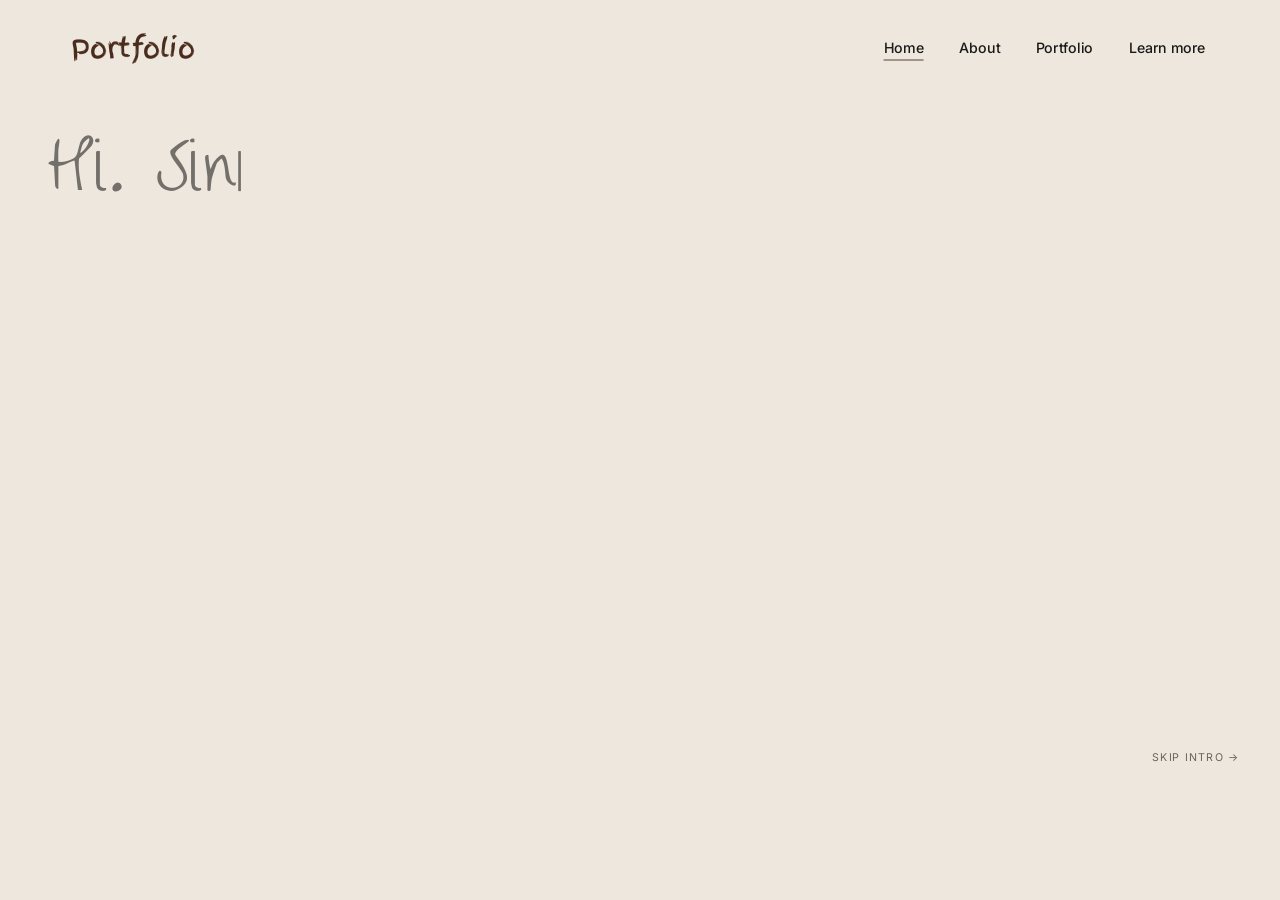
<file: index.html>
<!DOCTYPE html>
<html lang="en">
<head>
<meta charset="utf-8">
<meta name="viewport" content="width=device-width, initial-scale=1">
<title>Xiahan Yu · Portfolio</title>
<meta name="description" content="Portfolio of Yu Xiahan (Ray), student journalist at Hong Kong Baptist University.">
<link rel="preconnect" href="https://fonts.googleapis.com"><link rel="preconnect" href="https://fonts.gstatic.com" crossorigin>
<link href="https://fonts.googleapis.com/css2?family=Finger+Paint&family=Inter:wght@400;500&family=Nothing+You+Could+Do&family=Over+the+Rainbow&family=Permanent+Marker&display=swap" rel="stylesheet">
<link rel="stylesheet" href="css/style.css">
<style>
  .cover { height: 890px; }
  .t { position: absolute; white-space: pre; color: #292624; }
  .t .caret { display: inline-block; width: 3px; height: .62em; margin-left: 4px; background: currentColor; vertical-align: baseline; opacity: 0; }
  .t.typing .caret { opacity: 1; animation: blink .7s steps(1) infinite; }
  .t.done .caret { opacity: 0; }
  @keyframes blink { 50% { opacity: 0; } }

  #hi { left: 53px; top: 116px; font-size: 72px; line-height: 147px; opacity: .62; }
  #tour { left: 902px; top: 215px; font-size: 38px; line-height: 78px; opacity: .85; }
  #thisis { left: 190px; top: 500px; font-size: 58px; line-height: 118px; opacity: .72; }
  #xiahan { left: 73px; top: 220px; font-size: 300px; line-height: 300px; letter-spacing: .08em; color: var(--brown); opacity: .85; }
  #yu { left: 860px; top: 500px; font-size: 300px; line-height: 300px; color: var(--brown); opacity: .85; }
  #xiahan .caret, #yu .caret { width: 10px; }

  .portrait { left: 399px; top: 250px; width: 623px; height: 640px; opacity: 0; transform-origin: 50% 100%; }
  .portrait.enter { animation: rise 1.1s cubic-bezier(.2,.8,.25,1) forwards; }
  @keyframes rise {
    0%   { opacity: 0; transform: translate(40px, 320px) rotate(-7deg); }
    55%  { opacity: 1; transform: translate(0, -22px) rotate(2deg); }
    78%  { transform: translate(0, 6px) rotate(-.6deg); }
    100% { opacity: 1; transform: translate(0, 0) rotate(0); }
  }
  .caption { top: 805px; font-family: 'Inter', sans-serif; font-size: 16px; line-height: 19px; color: #141414; opacity: 0; transition: opacity .8s ease; }
  .caption.show { opacity: 1; }
  .skip { position: absolute; right: 40px; bottom: 30px; font-family: 'Inter', sans-serif; font-size: 12px; letter-spacing: .12em; color: #6b625b; background: none; border: 0; cursor: pointer; z-index: 60; transition: opacity .4s; }
  .skip.hide { opacity: 0; pointer-events: none; }
</style>
</head>
<body>
<div class="stage"><div class="board cover" id="board">
  <div id="nav"></div>
  <div class="t f-marker" id="xiahan" data-text="XIAHAN" data-speed="130"><span class="typed"></span><span class="caret"></span></div>
  <div class="t f-marker" id="yu" data-text="YU" data-speed="170"><span class="typed"></span><span class="caret"></span></div>
  <img class="abs portrait" id="portrait" src="assets/cover/portrait.png" alt="Portrait of Xiahan Yu">
  <div class="t f-rainbow" id="hi" data-text="Hi. Since you're new here." data-speed="55"><span class="typed"></span><span class="caret"></span></div>
  <div class="t f-rainbow" id="tour" data-text="let me be ya tour guide" data-speed="48"><span class="typed"></span><span class="caret"></span></div>
  <div class="t f-rainbow" id="thisis" data-text="This is" data-speed="95"><span class="typed"></span><span class="caret"></span></div>
  <div class="abs caption" style="left:100px">Student Journalist / Data Journalism</div>
  <div class="abs caption" style="left:1241px">By Xiahan Yu</div>
  <button class="skip" id="skip">SKIP INTRO →</button>
</div></div>

<script src="js/common.js"></script>
<script>
document.getElementById('nav').outerHTML = renderNav('Home');const order = ['hi', 'tour', 'thisis', 'xiahan', 'yu'];
const wait = ms => new Promise(r => setTimeout(r, ms));
let skipped = false;

function finish() {
  skipped = true;
  order.forEach(id => {
    const el = document.getElementById(id);
    el.querySelector('.typed').textContent = el.dataset.text;
    el.classList.remove('typing'); el.classList.add('done');
  });
  const p = document.getElementById('portrait');
  p.style.animation = 'none'; p.style.opacity = 1; p.style.transform = 'none';
  document.querySelectorAll('.caption').forEach(c => c.classList.add('show'));
  document.getElementById('skip').classList.add('hide');
  try { sessionStorage.setItem('introSeen', '1'); } catch (e) {}
}

async function type(el) {
  const text = el.dataset.text, speed = +el.dataset.speed, out = el.querySelector('.typed');
  el.classList.add('typing');
  for (let i = 1; i <= text.length; i++) {
    if (skipped) return;
    out.textContent = text.slice(0, i);
    const ch = text[i - 1];
    await wait(speed * (ch === '.' || ch === ',' ? 4 : ch === ' ' ? 1.6 : 0.7 + Math.random() * 0.6));
  }
  await wait(260);
  el.classList.remove('typing'); el.classList.add('done');
}

async function intro() {
  await wait(500);
  for (const id of order) { if (skipped) return; await type(document.getElementById(id)); }
  if (skipped) return;
  await wait(250);
  document.getElementById('portrait').classList.add('enter');
  await wait(1000);
  document.querySelectorAll('.caption').forEach(c => c.classList.add('show'));
  document.getElementById('skip').classList.add('hide');
  try { sessionStorage.setItem('introSeen', '1'); } catch (e) {}
}

document.getElementById('skip').addEventListener('click', finish);
let seen = false; try { seen = sessionStorage.getItem('introSeen') === '1'; } catch (e) {}
if (seen && !location.hash.includes('intro')) finish(); else intro();
</script>
</body>
</html>
</file>
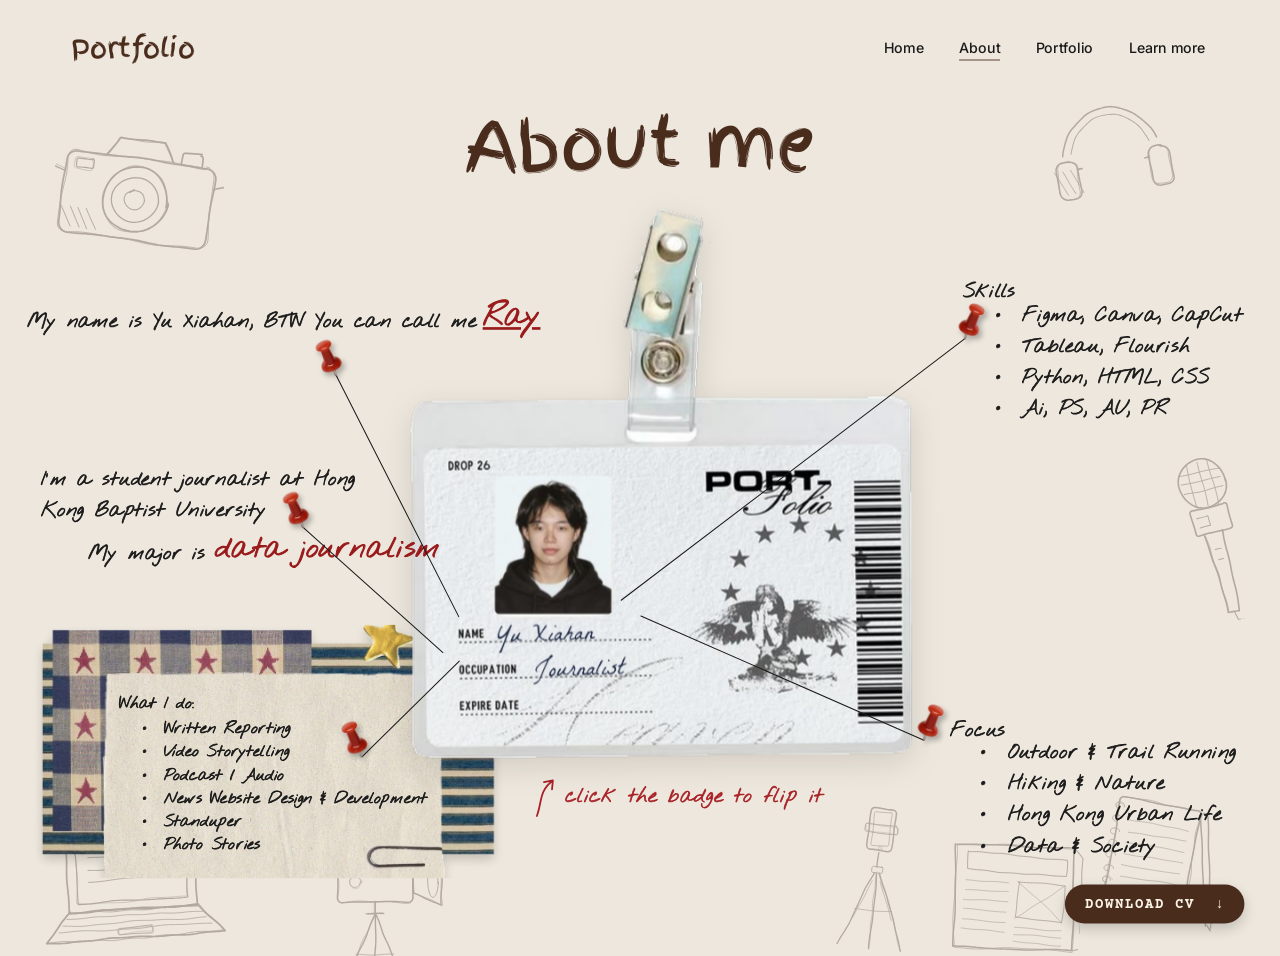
<file: about.html>
<!DOCTYPE html>
<html lang="en">
<head>
<meta charset="utf-8">
<meta name="viewport" content="width=device-width, initial-scale=1">
<title>About · Xiahan Yu</title>
<link rel="preconnect" href="https://fonts.googleapis.com"><link rel="preconnect" href="https://fonts.gstatic.com" crossorigin>
<link href="https://fonts.googleapis.com/css2?family=Courier+Prime:wght@700&family=Finger+Paint&family=Inter:wght@400;500&family=LXGW+WenKai+TC&family=Monsieur+La+Doulaise&family=Nothing+You+Could+Do&display=swap" rel="stylesheet">
<link rel="stylesheet" href="css/style.css">
<style>
  .about { height: 1075px; }
  .title { left: 0; width: 1440px; top: 108px; text-align: center; font-family: 'Finger Paint', cursive; font-size: 76px; line-height: 110px; color: var(--brown); white-space: nowrap; }
  .copy { font-family: 'Nothing You Could Do', cursive; color: var(--ink); white-space: pre; -webkit-text-stroke: .9px currentColor; z-index: 6; pointer-events: none; }
  .red { color: var(--red); -webkit-text-stroke: 1.2px currentColor; }
  .lines { left: 0; top: 0; width: 1440px; height: 1075px; pointer-events: none; }
  .pin { width: 30px; height: 41px; filter: drop-shadow(3px 4px 3px rgba(0,0,0,.28)); }
  .pin.flip { transform: scaleX(-1); filter: drop-shadow(-3px 4px 3px rgba(0,0,0,.28)); }

  /* Badge: whole badge flips in 3D, then swings from the clip like a pendant */
  .badge { left: 458px; top: 230px; width: 577px; height: 631px; perspective: 1600px; cursor: pointer; z-index: 5; }
  .swing { width: 100%; height: 100%; transform-origin: 50% 0; }
  .swing.go { animation: swing 1.25s cubic-bezier(.3,.6,.4,1); }
  @keyframes swing { 0% { transform: rotate(0); } 25% { transform: rotate(-7deg); } 50% { transform: rotate(5deg); } 75% { transform: rotate(-2.5deg); } 100% { transform: rotate(0); } }
  .flipper { width: 100%; height: 100%; position: relative; transform-style: preserve-3d; transition: transform .7s cubic-bezier(.45,.05,.3,1); }
  .badge.flipped .flipper { transform: rotateY(180deg); }
  .face { position: absolute; inset: 0; width: 100%; height: 100%; backface-visibility: hidden; -webkit-backface-visibility: hidden; filter: drop-shadow(0 10px 18px rgba(0,0,0,.12)); }
  .face.back { transform: rotateY(180deg); }
  .hint { left: 600px; top: 872px; display: flex; align-items: center; gap: 10px; color: #a82126; font-family: 'Nothing You Could Do', cursive; font-size: 24px; -webkit-text-stroke: .8px currentColor; white-space: nowrap; pointer-events: none; }

  /* Download CV */
  .dl { right: 40px; bottom: 36px; display: flex; flex-direction: column; align-items: flex-end; gap: 10px; z-index: 20; }
  .dl .btn { font-family: 'Courier Prime', monospace; font-weight: 700; font-size: 16px; letter-spacing: .08em; color: var(--cream); background: var(--brown); border: 0; border-radius: 999px; padding: 13px 22px; cursor: pointer; box-shadow: 0 6px 14px rgba(0,0,0,.18); }
  .dl .menu { background: var(--cream); border: 1px solid rgba(74,44,29,.25); border-radius: 14px; padding: 8px 6px; box-shadow: 0 6px 14px rgba(0,0,0,.18); opacity: 0; transform: translateY(8px); pointer-events: none; transition: all .25s ease; }
  .dl.open .menu { opacity: 1; transform: none; pointer-events: auto; }
  .dl .menu a { display: block; padding: 10px 18px; border-radius: 10px; color: var(--brown); }
  .dl .menu a:hover { background: rgba(74,44,29,.08); }
  .dl .menu b { display: block; font-size: 17px; }
  .dl .menu small { display: block; font-family: 'Courier Prime', monospace; font-size: 11px; letter-spacing: .06em; opacity: .55; margin-top: 2px; }
  .dl .menu hr { border: 0; border-top: 1px solid rgba(74,44,29,.15); margin: 2px 0; }

  /* ---------- Entrance + idle animations ---------- */
  .title { animation: pop .9s cubic-bezier(.3,1.5,.5,1) both; }
  @keyframes pop { from { opacity: 0; scale: .6; rotate: -6deg; } }

  .badge { animation: badge-drop 1.1s cubic-bezier(.3,1.25,.55,1) .15s both; }
  @keyframes badge-drop { from { translate: 0 -760px; } }

  .note { animation: note-in .9s cubic-bezier(.25,1.3,.5,1) .35s both; transition: rotate .3s, scale .3s; }
  .note:hover { rotate: -2deg; scale: 1.02; }
  @keyframes note-in { from { opacity: 0; translate: -120px 40px; rotate: -12deg; } }

  .doodle { position: absolute; transform-origin: 0 0; }
  .doodle img { width: 100%; height: 100%; opacity: 0; animation: dd-in .8s ease var(--d) forwards, dd-float var(--f) ease-in-out calc(var(--d) + .8s) infinite; transition: scale .3s; }
  .doodle:hover img { scale: 1.12; animation-play-state: running, paused; }
  @keyframes dd-in { from { opacity: 0; translate: 0 18px; } to { opacity: .32; } }
  @keyframes dd-float { 0%, 100% { opacity: .32; translate: 0 0; rotate: 0deg; } 50% { opacity: .32; translate: 0 -9px; rotate: 3deg; } }

  .copy { animation: write 1s ease-out var(--d, 1s) both; }
  @keyframes write { from { clip-path: inset(-20px 100% -20px -10px); } to { clip-path: inset(-20px -40px -20px -10px); } }

  /* Whole lines are drawn above the badge (covering the part printed on the badge image), so each one
     reads as a single line. They only show while the badge is still and front-facing. */
  .lines { z-index: 7; opacity: 0; transition: opacity .35s ease; }
  .lines.show { opacity: 1; }
  .pin { z-index: 8; }

  .pin { animation: pin-in .6s cubic-bezier(.3,1.6,.5,1) var(--d) both; transition: rotate .2s; pointer-events: auto; }
  .pin:hover { animation: pin-wiggle .5s ease-in-out; }
  @keyframes pin-in { from { opacity: 0; translate: 22px -46px; } 60% { opacity: 1; } }
  @keyframes pin-wiggle { 25% { rotate: -14deg; } 60% { rotate: 10deg; } }

  .hint { animation: fade-up .6s ease 2.4s both; }
  .hint svg { animation: nudge-up 1.4s ease-in-out 3s infinite; }
  @keyframes fade-up { from { opacity: 0; translate: 0 10px; } }
  @keyframes nudge-up { 0%, 100% { translate: 0 0; } 50% { translate: 2px -5px; } }
  .dl { animation: fade-up .6s ease 2.5s both; }

  @media (prefers-reduced-motion: reduce) {
    .title, .badge, .note, .doodle img, .copy, .lines path, .pin, .hint, .hint svg, .dl { animation: none !important; }
    .doodle img { opacity: .32; } .lines path { stroke-dashoffset: 0; }
  }
</style>
</head>
<body>
<div class="stage"><div class="board about">
  <div id="doodles" aria-hidden="true"></div>
  <div id="nav"></div>
  <div class="abs title">About me</div>

  <img class="abs note" src="assets/about/whatido_note.png" style="left:25.6px;top:703px;width:546.6px;height:285px" alt="">

  <svg class="abs lines" id="lines" viewBox="0 0 1440 1075" style="left:0;top:0;width:1440px;height:1075px">
    <g stroke="#1a1a1a" stroke-width="1.15" fill="none" stroke-linecap="round">
      <path d="M 378.4 422.7 L 516.1 693.7"/>
      <path d="M 341.3 593.7 L 498.3 734.1"/>
      <path d="M 407.2 851.4 L 516.7 743.7"/>
      <path d="M 1085.5 381 L 698.8 675.3"/>
      <path d="M 1039.4 832.8 L 721 693"/>
    </g>
  </svg>

  <div class="abs badge" id="badge" role="button" aria-label="Flip the ID badge">
    <div class="swing" id="swing"><div class="flipper">
      <img class="face front" src="assets/about/badge_front.png" alt="ID badge: Yu Xiahan, Journalist">
      <img class="face back" src="assets/about/badge_back.png" alt="About me: Xiahan (Ray) Yu, 22, from ZheJiang, Hong Kong Baptist University">
    </div></div>
  </div>
  <div class="abs hint" id="hint">
    <svg width="26" height="48" viewBox="0 0 26 48" fill="none" stroke="#a82126" stroke-width="2" stroke-linecap="round" stroke-linejoin="round"><path d="M4 46 C10 30 6 18 22 6 M22 6 L12 8 M22 6 L21 16"/></svg>
    <span id="hintText">click the badge to flip it</span>
  </div>

  <div class="abs copy" style="left:30px;top:344px;font-size:23px;line-height:35px">My name is Yu Xiahan, BTW You can call me </div>
  <div class="abs copy red" style="left:543px;top:329px;font-size:36px;line-height:54px;text-decoration:underline">Ray</div>
  <div class="abs copy" style="left:46px;top:522px;font-size:23px;line-height:35px">I'm a student journalist at Hong
Kong Baptist University</div>
  <div class="abs copy" style="left:99px;top:605px;font-size:23px;line-height:35px">My major is </div>
  <div class="abs copy red" style="left:242px;top:593px;font-size:34px;line-height:51px">data journalism</div>
  <div class="abs copy" style="left:134px;top:779px;font-size:18px;line-height:26px">What I do:</div>
  <div class="abs copy" style="left:160px;top:807px;font-size:18px;line-height:26px">•  Written Reporting
•  Video Storytelling
•  Podcast / Audio
•  News Website Design &amp; Development
•  Standuper
•  Photo Stories</div>
  <div class="abs copy" style="left:1083px;top:310px;font-size:23px;line-height:35px">Skills</div>
  <div class="abs copy" style="left:1119px;top:337px;font-size:23px;line-height:35px">•  Figma, Canva, CapCut
•  Tableau, Flourish
•  Python, HTML, CSS
•  Ai, PS, AU, PR</div>
  <div class="abs copy" style="left:1069px;top:804px;font-size:23px;line-height:35px">Focus</div>
  <div class="abs copy" style="left:1103px;top:829px;font-size:23px;line-height:35px">•  Outdoor &amp; Trail Running
•  Hiking &amp; Nature
•  Hong Kong Urban Life
•  Data &amp; Society</div>

  <img class="abs pin flip" src="assets/deco/pin-red.png" style="left:355px;top:382px" alt="">
  <img class="abs pin flip" src="assets/deco/pin-red.png" style="left:318px;top:553px" alt="">
  <img class="abs pin flip" src="assets/deco/pin-red.png" style="left:384px;top:811px" alt="">
  <img class="abs pin" src="assets/deco/pin-red.png" style="left:1078px;top:341px" alt="">
  <img class="abs pin" src="assets/deco/pin-red.png" style="left:1032px;top:792px" alt="">

  <div class="abs dl" id="dl">
    <div class="menu">
      <a href="assets/cv/Yu-Xiahan-Ray-CV-EN.docx" download><b class="f-type">English Version</b><small>YU XIAHAN RAY · CV</small></a>
      <hr>
      <a href="assets/cv/Yu-Xiahan-CV-ZH.docx" download><b class="f-wenkai">中文版</b><small>於夏涵 · 數據新聞記者簡歷</small></a>
    </div>
    <button class="btn" id="dlBtn">DOWNLOAD CV&nbsp;&nbsp;↓</button>
  </div>
</div></div>

<script src="js/common.js"></script>
<script>
document.getElementById('nav').outerHTML = renderNav('About');

// Hand-drawn doodles (positions from the Figma About page); each fades in, then floats on its own rhythm
const DOODLES = [
  ['camera', 70, 130, 192, 136, -8], ['headphones', 1170, 120, 140, 126, 10], ['mic', 1300, 520, 90, 195, 14],
  ['laptop', 40, 930, 208, 144, 4], ['videocam', 360, 950, 150, 169, 0], ['tripod', 950, 900, 90, 168, -6],
  ['newspaper', 1070, 935, 154, 133, -5], ['notebook', 1250, 880, 140, 147, -10],
];
document.getElementById('doodles').innerHTML = DOODLES.map(([n, x, y, w, h, r], i) =>
  `<div class="doodle" style="left:${x}px;top:${y}px;width:${w}px;height:${h}px;transform:rotate(${-r}deg);--d:${0.45 + i * 0.12}s;--f:${4 + (i % 3) * 1.1}s">
     <img src="assets/doodles/${n}.svg" alt=""></div>`).join('');
// Copy "writes" itself in, pins drop in after their lines are drawn
document.querySelectorAll('.copy').forEach((el, i) => el.style.setProperty('--d', (0.85 + i * 0.1) + 's'));
document.querySelectorAll('.pin').forEach((el, i) => el.style.setProperty('--d', (1.9 + i * 0.1) + 's'));
// the badge swings a little once it has dropped onto its clip
setTimeout(() => document.getElementById('swing').classList.add('go'), 1150);
// lines appear once the badge has landed and stopped swinging
const lines = document.getElementById('lines');
const reduce = matchMedia('(prefers-reduced-motion: reduce)').matches;
let linesTimer = setTimeout(() => lines.classList.add('show'), reduce ? 0 : 2450);
const badge = document.getElementById('badge'), swing = document.getElementById('swing'), hint = document.getElementById('hintText');
badge.addEventListener('click', () => {
  badge.classList.toggle('flipped');
  hint.textContent = badge.classList.contains('flipped') ? 'click again to flip back' : 'click the badge to flip it';
  // hide the lines while the badge turns and swings; bring them back once the front is still again
  lines.classList.remove('show'); clearTimeout(linesTimer);
  if (!badge.classList.contains('flipped')) linesTimer = setTimeout(() => lines.classList.add('show'), 1900);
  swing.classList.remove('go'); void swing.offsetWidth;
  setTimeout(() => swing.classList.add('go'), 520);
});
if (location.hash === '#back') badge.click();
const dl = document.getElementById('dl');
document.getElementById('dlBtn').addEventListener('click', e => {
  e.stopPropagation();
  dl.classList.toggle('open');
  e.currentTarget.innerHTML = dl.classList.contains('open') ? 'DOWNLOAD CV&nbsp;&nbsp;✕' : 'DOWNLOAD CV&nbsp;&nbsp;↓';
});
document.addEventListener('click', e => { if (!dl.contains(e.target)) { dl.classList.remove('open'); document.getElementById('dlBtn').innerHTML = 'DOWNLOAD CV&nbsp;&nbsp;↓'; } });
</script>
</body>
</html>
</file>
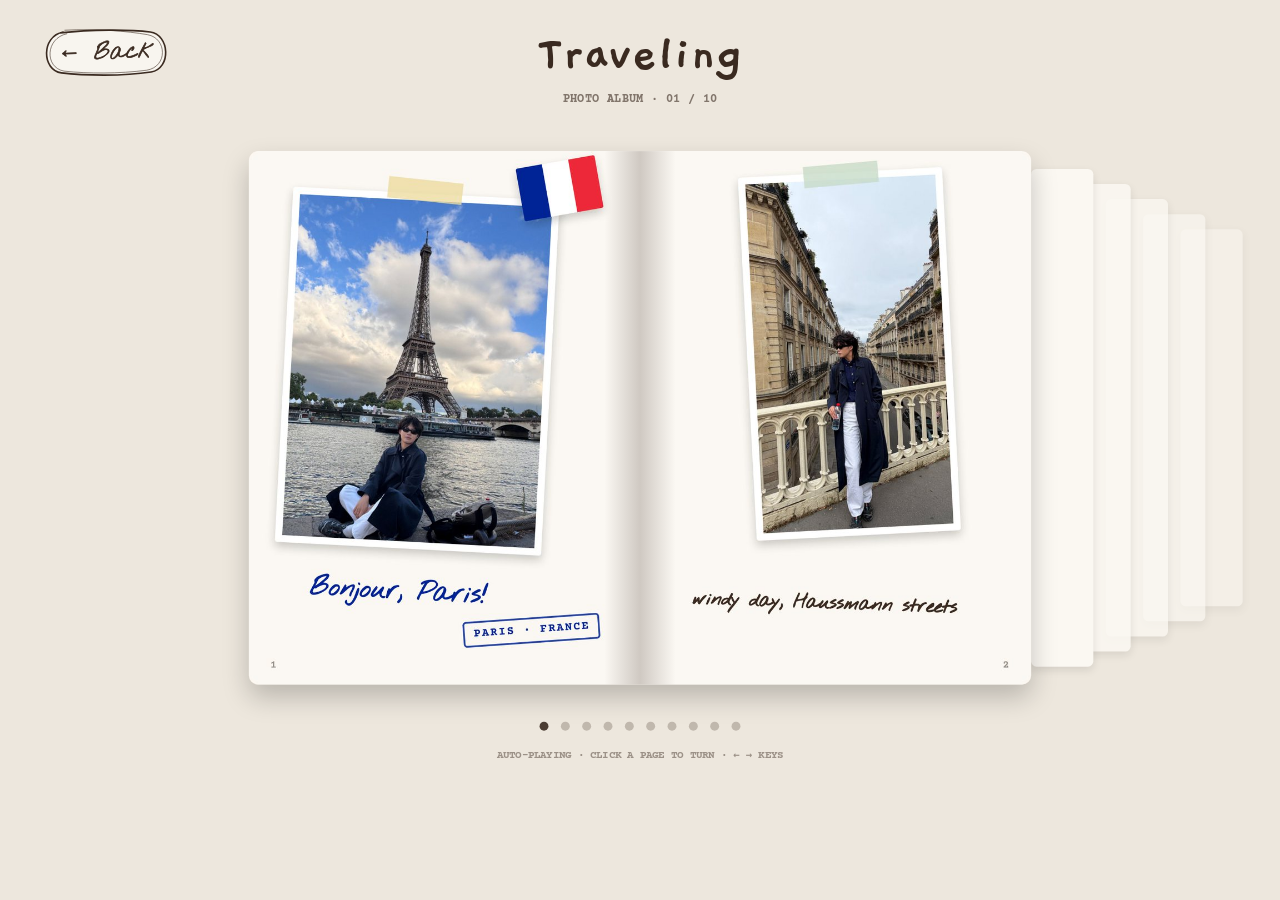
<file: album.html>
<!DOCTYPE html>
<html lang="en">
<head>
<meta charset="utf-8">
<meta name="viewport" content="width=device-width, initial-scale=1">
<title>Album · Xiahan Yu</title>
<link rel="preconnect" href="https://fonts.googleapis.com"><link rel="preconnect" href="https://fonts.gstatic.com" crossorigin>
<link href="https://fonts.googleapis.com/css2?family=Courier+Prime:wght@700&family=Finger+Paint&family=Gaegu:wght@700&family=Inter:wght@400;500&family=Nothing+You+Could+Do&display=swap" rel="stylesheet">
<link rel="stylesheet" href="css/style.css">
<style>
  .album { height: 900px; }
  /* Back button drawn like a pencil sketch: wobbly double outline + handwritten label */
  .back-btn { left: 44px; top: 30px; width: 150px; height: 58px; display: flex; align-items: center; justify-content: center; z-index: 60; color: #3a2a20; transition: transform .25s ease; }
  .back-btn svg { position: absolute; inset: 0; width: 100%; height: 100%; overflow: visible; }
  .back-btn svg path { fill: none; stroke: #3a2a20; stroke-linecap: round; stroke-linejoin: round; }
  .back-btn .fill { fill: rgba(251,248,242,.85); stroke: none; }
  .back-btn span { position: relative; font-family: 'Nothing You Could Do', cursive; font-size: 26px; line-height: 1; -webkit-text-stroke: .8px currentColor; transform: rotate(-2deg); }
  .back-btn:hover { transform: rotate(-3deg) scale(1.04); }
  .back-btn:hover .scribble { stroke-dashoffset: 0; }
  .back-btn .scribble { stroke-dasharray: 120; stroke-dashoffset: 120; transition: stroke-dashoffset .4s ease; opacity: .55; }
  .a-title { left: 0; width: 1440px; top: 24px; text-align: center; font-family: 'Gaegu', cursive; font-weight: 700; font-size: 60px; line-height: 72px; color: #3a2a20; }
  .a-count { left: 0; width: 1440px; top: 104px; text-align: center; font-family: 'Courier Prime', monospace; font-weight: 700; font-size: 14px; color: #3a2a20; opacity: .6; letter-spacing: .02em; }
  .stackp { position: absolute; width: 70px; border-radius: 6px; background: var(--paper); box-shadow: 0 4px 10px rgba(0,0,0,.1);
    opacity: 0; transform: scaleX(.2); transition: opacity .95s cubic-bezier(.55,.05,.35,1), transform .95s cubic-bezier(.55,.05,.35,1); }
  .stackp.l { transform-origin: 100% 50%; }
  .stackp.r { transform-origin: 0 50%; }
  .stackp.on { transform: none; }

  .book { left: 280px; top: 170px; width: 880px; height: 600px; perspective: 2400px; cursor: pointer; }
  .book .pg { position: absolute; top: 0; width: 440px; height: 600px; background-size: cover; background-position: center; }
  .book .l { left: 0; border-radius: 10px 0 0 10px; }
  .book .r { left: 440px; border-radius: 0 10px 10px 0; }
  .book .shadow { position: absolute; inset: 0; border-radius: 10px; box-shadow: 0 14px 30px rgba(0,0,0,.22); pointer-events: none; }
  .book .gutter { position: absolute; left: 400px; top: 0; width: 80px; height: 600px; pointer-events: none; z-index: 20;
    background: linear-gradient(90deg, rgba(51,33,20,0) 0%, rgba(51,33,20,.22) 50%, rgba(51,33,20,0) 100%); }
  .leaf { position: absolute; left: 440px; top: 0; width: 440px; height: 600px; transform-origin: 0 50%; transform-style: preserve-3d; z-index: 10; }
  .leaf.turn { transition: transform .95s cubic-bezier(.55,.05,.35,1); transform: rotateY(-180deg); }
  .leaf .side { position: absolute; inset: 0; backface-visibility: hidden; -webkit-backface-visibility: hidden; background-size: cover; background-position: center; }
  .leaf .front { border-radius: 0 10px 10px 0; }
  .leaf .rear { transform: rotateY(180deg); border-radius: 10px 0 0 10px; }
  .leaf .side::after { content: ''; position: absolute; inset: 0; border-radius: inherit; opacity: 0; transition: opacity .95s cubic-bezier(.55,.05,.35,1); }
  .leaf .front::after { background: linear-gradient(90deg, rgba(40,25,15,.35), rgba(40,25,15,.05)); }
  .leaf .rear::after { background: linear-gradient(270deg, rgba(40,25,15,.35), rgba(40,25,15,.05)); opacity: .9; }
  .leaf.turn .front::after { opacity: 1; }
  .leaf.turn .rear::after { opacity: 0; }

  .dots { left: 0; width: 1440px; top: 812px; display: flex; justify-content: center; gap: 14px; }
  .dots i { width: 10px; height: 10px; border-radius: 50%; background: #3a2a20; opacity: .25; transition: opacity .3s; }
  .dots i.on { opacity: .9; }
  .a-hint { left: 0; width: 1440px; top: 842px; text-align: center; font-family: 'Courier Prime', monospace; font-weight: 700; font-size: 12px; color: #3a2a20; opacity: .45; }

  .lookbook { left: 0; top: 150px; width: 1440px; }
  .updating { left: 0; width: 1440px; top: 1205px; text-align: center; font-family: 'Nothing You Could Do', cursive; font-size: 30px; color: var(--brown); -webkit-text-stroke: .7px currentColor; }
  .updating span { display: inline-block; animation: dot 1.4s ease-in-out infinite; }
  .updating span:nth-child(2) { animation-delay: .2s; }
  .updating span:nth-child(3) { animation-delay: .4s; }
  @keyframes dot { 0%, 60%, 100% { transform: translateY(0); opacity: .35; } 30% { transform: translateY(-8px); opacity: 1; } }
  .soon { left: 420px; top: 260px; width: 600px; height: 380px; background: var(--paper); border-radius: 10px; box-shadow: 0 14px 30px rgba(0,0,0,.18); display: flex; flex-direction: column; align-items: center; justify-content: center; text-align: center; transform: rotate(-1.5deg); }
  .soon h2 { margin: 0; font-family: 'Nothing You Could Do', cursive; font-size: 40px; color: var(--red); }
  .soon p { font-family: 'Courier Prime', monospace; font-weight: 700; letter-spacing: .1em; font-size: 14px; opacity: .6; }
</style>
</head>
<body>
<div class="stage"><div class="board album" id="board">
  <a class="abs back-btn" href="hobbies.html" aria-label="Back to hobbies">
    <svg viewBox="0 0 150 58" aria-hidden="true">
      <path class="fill" d="M 26 6 C 60 3 100 4 124 7 C 146 10 148 48 124 51 C 92 55 52 54 26 51 C 4 48 3 10 26 6 Z"/>
      <path stroke-width="1.8" d="M 24 7 C 58 3 102 3 125 6 C 147 9 149 47 126 51 C 94 56 50 55 25 52 C 3 49 2 11 27 6"/>
      <path stroke-width=".9" opacity=".7" d="M 29 4 C 64 2 99 5 122 9 C 144 13 145 45 121 49 C 90 53 55 53 28 50 C 6 46 7 13 31 8"/>
      <path class="scribble" stroke-width="1.3" d="M 40 44 C 60 47 90 46 112 43"/>
    </svg>
    <span>← Back</span>
  </a>
  <div class="abs a-title" id="title"></div>
  <div class="abs a-count" id="count"></div>
  <div id="stage-inner"></div>
</div></div>

<script src="js/common.js"></script>
<script>
const ALBUMS = {
  traveling: { title: 'Traveling', spreads: 10 },
  hiking: { title: 'Hiking', spreads: 6 },
  basketball: { title: 'Basketball', spreads: 4 },
  photography: { title: 'Photography', spreads: 0 },
  cinema: { title: 'Cinema', spreads: 0 },
  fashion: { title: 'Fashion', lookbook: true },
};
const key = new URLSearchParams(location.search).get('a') || 'traveling';
const A = ALBUMS[key] || ALBUMS.traveling;
document.title = `${A.title} · Xiahan Yu`;
document.getElementById('title').textContent = A.title;
const inner = document.getElementById('stage-inner');
const board = document.getElementById('board');
const pad = n => String(n).padStart(2, '0');

if (A.lookbook) {
  document.getElementById('count').textContent = 'LOOKBOOK · 9 OUTFITS';
  board.style.height = '1300px';
  inner.innerHTML = `<img class="abs lookbook" src="assets/albums/fashion_lookbook.jpg" alt="Nine outfit photos clipped to paper sheets">
    <div class="abs updating">still updating<span>.</span><span>.</span><span>.</span></div>`;
} else if (!A.spreads) {
  document.getElementById('count').textContent = 'PHOTO ALBUM';
  inner.innerHTML = `<div class="abs soon"><h2>coming soon…</h2><p>PHOTOS ARE ON THEIR WAY</p></div>`;
} else {
  const N = A.spreads;
  const img = (i, s) => `assets/albums/${key}_${i + 1}_${s}.jpg`;
  // side stacks: left = pages already turned, right = pages still to come (max 5 sheets each side)
  let stackHtml = '';
  for (const side of [-1, 1]) for (let k = 4; k >= 0; k--) {
    const h = 560 - k * 34;
    stackHtml += `<div class="stackp ${side < 0 ? 'l' : 'r'}" data-k="${k}" style="left:${720 + side * (475 + k * 42) - 35}px;top:${175 + (590 - h) / 2}px;height:${h}px" data-op="${1 - k * .12}"></div>`;
  }
  inner.innerHTML = stackHtml + `
    <div class="abs book" id="book">
      <div class="shadow"></div>
      <div class="pg l" id="pl"></div>
      <div class="pg r" id="pr"></div>
      <div class="gutter"></div>
    </div>
    <div class="abs dots" id="dots">${Array.from({ length: N }, () => '<i></i>').join('')}</div>
    <div class="abs a-hint">AUTO-PLAYING · CLICK A PAGE TO TURN · ← → KEYS</div>`;
  // preload
  for (let i = 0; i < N; i++) ['L', 'R'].forEach(s => { const im = new Image(); im.src = img(i, s); });

  const book = document.getElementById('book'), pl = document.getElementById('pl'), pr = document.getElementById('pr');
  let cur = 0, busy = false, timer;
  const bg = (el, src) => el.style.backgroundImage = `url('${src}')`;
  function show(i) {
    bg(pl, img(i, 'L')); bg(pr, img(i, 'R'));
    document.getElementById('count').textContent = `PHOTO ALBUM · ${pad(i + 1)} / ${pad(N)}`;
    document.querySelectorAll('#dots i').forEach((d, k) => d.classList.toggle('on', k === i));
    stacks(i);
  }
  // Stacks change while the page turns, so the sheet lands on the left as the leaf does
  function stacks(i) {
    const left = Math.min(i, 5), right = Math.min(N - 1 - i, 5);
    document.querySelectorAll('.stackp').forEach(p => {
      const k = +p.dataset.k, on = p.classList.contains('l') ? k < left : k < right;
      p.classList.toggle('on', on);
      p.style.opacity = on ? p.dataset.op : 0;
    });
  }
  function turn(dir = 1) {
    if (busy) return; busy = true;
    const next = (cur + dir + N) % N;
    const leaf = document.createElement('div');
    leaf.className = 'leaf';
    if (dir > 0) {
      leaf.innerHTML = `<div class="side front" style="background-image:url('${img(cur, 'R')}')"></div><div class="side rear" style="background-image:url('${img(next, 'L')}')"></div>`;
      bg(pr, img(next, 'R'));
    } else {
      // turning backwards: leaf starts on the left and swings right
      leaf.style.transform = 'rotateY(-180deg)';
      leaf.innerHTML = `<div class="side front" style="background-image:url('${img(next, 'R')}')"></div><div class="side rear" style="background-image:url('${img(cur, 'L')}')"></div>`;
      bg(pl, img(next, 'L'));
    }
    book.insertBefore(leaf, book.querySelector('.gutter'));
    stacks(next);
    requestAnimationFrame(() => requestAnimationFrame(() => {
      if (dir > 0) leaf.classList.add('turn');
      else { leaf.style.transition = 'transform .95s cubic-bezier(.55,.05,.35,1)'; leaf.style.transform = 'rotateY(0deg)'; }
    }));
    setTimeout(() => { cur = next; show(cur); leaf.remove(); busy = false; }, 980);
  }
  const restart = () => { clearInterval(timer); timer = setInterval(() => turn(1), 3600); };
  // Click the right page to turn forward (leaf flips to the left), the left page to turn back
  book.addEventListener('click', e => {
    const r = book.getBoundingClientRect();
    const dir = e.clientX >= r.left + r.width / 2 ? 1 : -1;
    if (dir < 0 && cur === 0) return;
    turn(dir); restart();
  });
  book.addEventListener('mousemove', e => {
    const r = book.getBoundingClientRect();
    book.style.cursor = e.clientX < r.left + r.width / 2 && cur === 0 ? 'default' : 'pointer';
  });
  document.addEventListener('keydown', e => {
    if (e.key === 'ArrowRight') { turn(1); restart(); }
    if (e.key === 'ArrowLeft' && cur > 0) { turn(-1); restart(); }
  });
  document.addEventListener('visibilitychange', () => document.hidden ? clearInterval(timer) : restart());
  cur = Math.max(0, Math.min(N - 1, (+new URLSearchParams(location.search).get('p') || 1) - 1));
  show(cur); restart();
}
fitBoard();
</script>
</body>
</html>
</file>
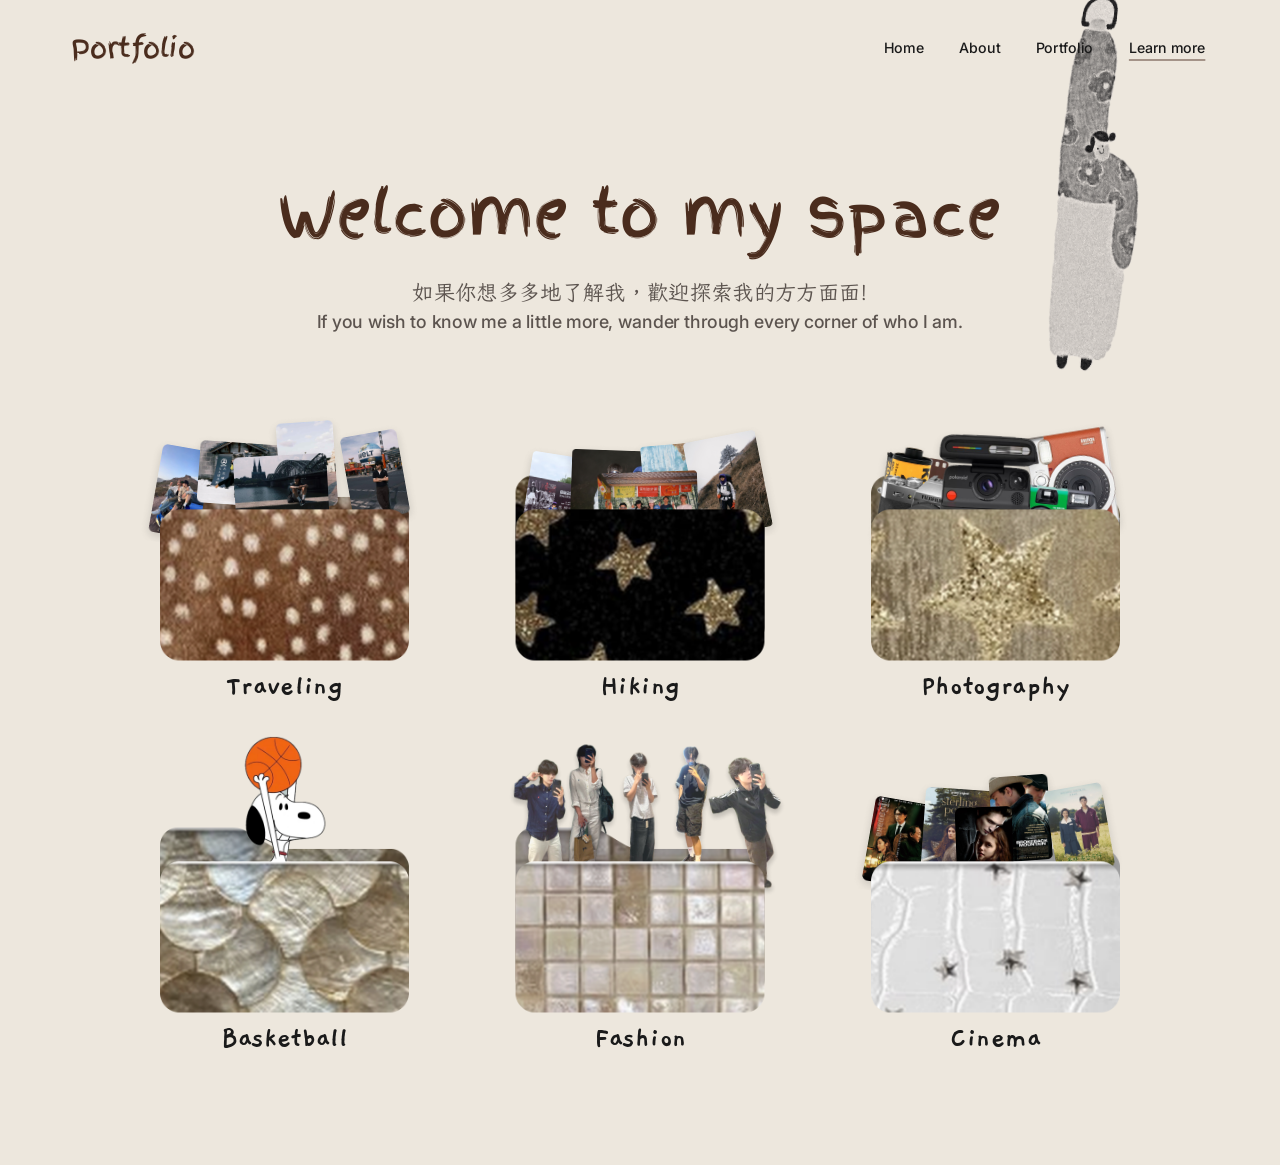
<file: hobbies.html>
<!DOCTYPE html>
<html lang="en">
<head>
<meta charset="utf-8">
<meta name="viewport" content="width=device-width, initial-scale=1">
<title>My Hobbies · Xiahan Yu</title>
<link rel="preconnect" href="https://fonts.googleapis.com"><link rel="preconnect" href="https://fonts.gstatic.com" crossorigin>
<link href="https://fonts.googleapis.com/css2?family=Finger+Paint&family=Gaegu:wght@700&family=Inter:wght@400;500&family=LXGW+WenKai+TC&family=Nothing+You+Could+Do&display=swap" rel="stylesheet">
<link rel="stylesheet" href="css/style.css">
<style>
  .home { height: 1311px; }
  /* Pencil lady hangs from her bag handle: drops in, swings, then keeps a gentle sway */
  .lady { left: 1206px; top: -6px; width: 96.3px; height: 426.2px; transform-origin: 50% 3%; transform: rotate(5deg);
    animation: lady-drop 1.9s cubic-bezier(.3,.7,.3,1) both, lady-idle 4.5s ease-in-out 2.1s infinite; cursor: grab; }
  .lady:hover { animation: lady-wiggle .9s ease-in-out; }
  @keyframes lady-drop {
    0%   { transform: translateY(-460px) rotate(5deg); }
    30%  { transform: translateY(14px) rotate(-9deg); }
    45%  { transform: translateY(-4px) rotate(14deg); }
    60%  { transform: translateY(0) rotate(0deg); }
    74%  { transform: rotate(8.5deg); }
    87%  { transform: rotate(3.5deg); }
    100% { transform: rotate(5deg); }
  }
  @keyframes lady-idle { 0%, 100% { transform: rotate(5deg); } 50% { transform: rotate(2deg); } }
  @keyframes lady-wiggle { 0%, 100% { transform: rotate(5deg); } 25% { transform: rotate(-4deg); } 50% { transform: rotate(10deg); } 75% { transform: rotate(2deg); } }
  @media (prefers-reduced-motion: reduce) { .lady, .lady:hover { animation: none; } }
  .hero-title { left: 0; width: 1440px; top: 188px; text-align: center; font-size: 70px; line-height: 103px; color: var(--brown); }
  .hero-sub { left: 0; width: 1440px; top: 307px; text-align: center; color: #5c544f; line-height: 1.75; }
  .hero-sub .zh { font-family: 'LXGW WenKai TC', serif; font-size: 24px; display: block; }
  .hero-sub .en { font-family: 'Inter', sans-serif; font-weight: 500; font-size: 20px; display: block; margin-top: -4px; }

  .grid { left: 160px; top: 455px; width: 1120px; height: 856px; }
  .folder { position: absolute; width: 320px; height: 340px; cursor: pointer; }
  .folder .ly { position: absolute; transform-origin: 0 0; transition: transform .45s cubic-bezier(.34,1.35,.5,1); will-change: transform; }
  .folder .ly img { position: absolute; left: -10px; top: -10px; }
  .folder .front { position: absolute; left: 20px; top: 118px; width: 280px; height: 170px; transform-origin: 50% 100%; transition: transform .45s cubic-bezier(.34,1.2,.5,1); }
  .folder .front img { position: absolute; left: -10px; top: -10px; width: 300px; height: 190px; }
  .folder:hover .front, .folder:focus-visible .front { transform: perspective(700px) rotateX(-28deg) translateY(4px); }
  .folder .label { position: absolute; left: 0; top: 296px; width: 320px; text-align: center; font-family: 'Gaegu', cursive; font-weight: 700; font-size: 34px; line-height: 43px; color: var(--ink); transition: transform .3s; }
  .folder:hover .label { transform: translateY(3px); }
</style>
</head>
<body>
<div class="stage"><div class="board home">
  <img class="abs lady" src="assets/deco/pencil-lady.png" alt="">
  <div id="nav"></div>
  <div class="abs hero-title f-crayon">Welcome to my space</div>
  <div class="abs hero-sub"><span class="zh">如果你想多多地了解我，歡迎探索我的方方面面!</span><span class="en">If you wish to know me a little more, wander through every corner of who I am.</span></div>
  <div class="abs grid" id="grid"></div>
</div></div>

<script src="js/common.js"></script>
<script src="js/hobbies-data.js"></script>
<script>
document.getElementById('nav').outerHTML = renderNav('Learn more');
const grid = document.getElementById('grid');
const tf = ([x, y, r]) => `translate(${x}px, ${y}px) rotate(${-r}deg)`;
HOBBY_FOLDERS.forEach((f, i) => {
  const a = document.createElement('a');
  a.className = 'folder reveal'; a.href = `album.html?a=${f.id}`;
  a.style.transitionDelay = `${(i % 3) * 0.1 + Math.floor(i / 3) * 0.12}s`;
  a.style.left = (i % 3) * 400 + 'px'; a.style.top = Math.floor(i / 3) * 396 + 'px';
  a.setAttribute('aria-label', `Open the ${f.label} album`);
  let html = '';
  f.layers.forEach(l => {
    const src = `assets/hobbies/${l.key}.png`;
    if (l.front) { html += `<div class="front"><img src="${src}" alt=""></div>`; return; }
    html += `<div class="ly" data-c="${l.c}" data-o="${l.o}" style="left:0;top:0;width:${l.w}px;height:${l.h}px;transform:${tf(l.c)}"><img src="${src}" width="${l.w + 20}" height="${l.h + 20}" alt=""></div>`;
  });
  html += `<div class="label">${f.label}</div>`;
  a.innerHTML = html;
  const set = key => a.querySelectorAll('.ly').forEach(ly => ly.style.transform = tf(ly.dataset[key].split(',').map(Number)));
  a.addEventListener('mouseenter', () => set('o'));
  a.addEventListener('mouseleave', () => set('c'));
  a.addEventListener('focus', () => set('o'));
  a.addEventListener('blur', () => set('c'));
  grid.appendChild(a);
});
</script>
</body>
</html>
</file>
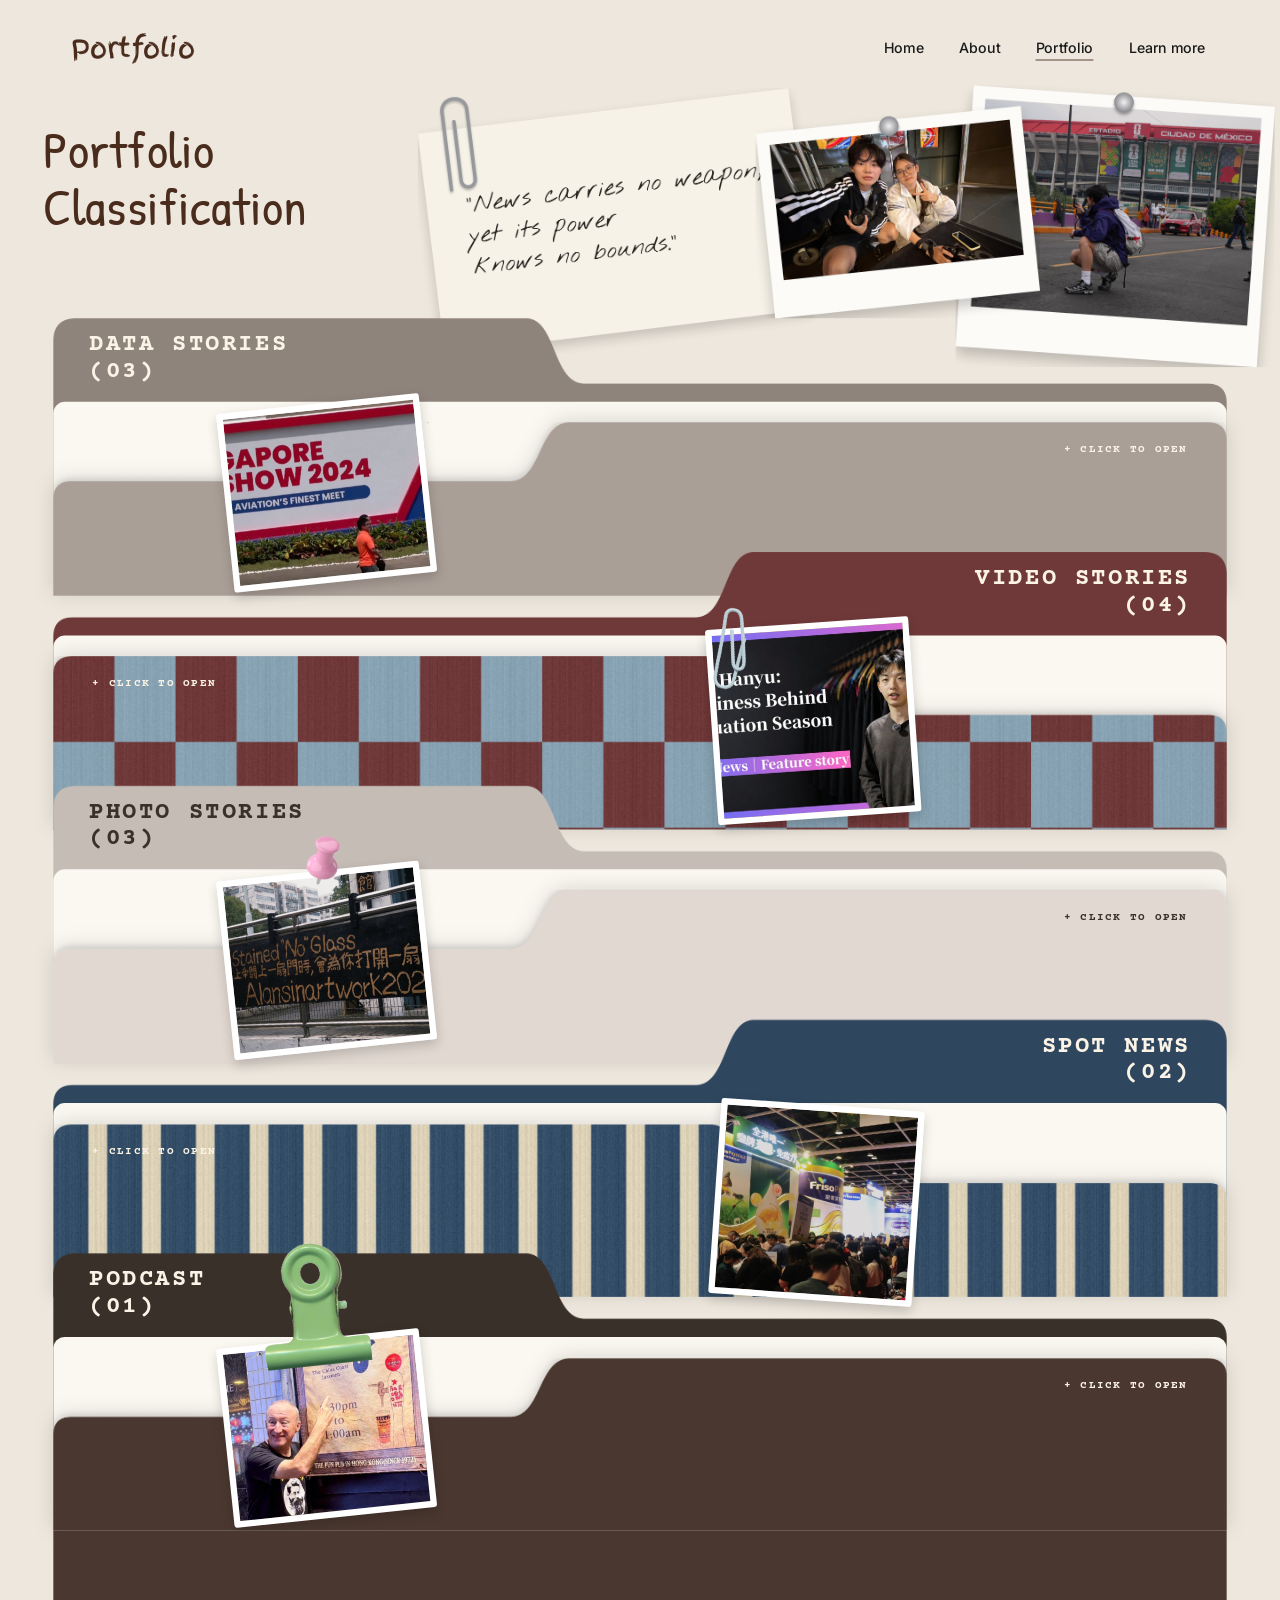
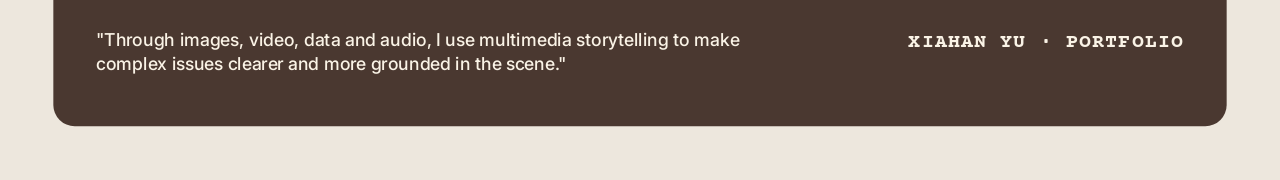
<file: portfolio.html>
<!DOCTYPE html>
<html lang="en">
<head>
<meta charset="utf-8">
<meta name="viewport" content="width=device-width, initial-scale=1">
<title>Portfolio · Xiahan Yu</title>
<link rel="preconnect" href="https://fonts.googleapis.com"><link rel="preconnect" href="https://fonts.gstatic.com" crossorigin>
<link href="https://fonts.googleapis.com/css2?family=Courier+Prime:wght@400;700&family=Finger+Paint&family=Instrument+Serif:ital@1&family=Inter:wght@400;500&family=Noto+Sans+TC:wght@400&family=Noto+Serif+TC:wght@700&family=Nothing+You+Could+Do&family=Patrick+Hand&display=swap" rel="stylesheet">
<link rel="stylesheet" href="css/style.css">
<style>
  .flow { padding: 358px 60px 60px; position: relative; z-index: 2; }
  .h-title { left: 48px; top: 136px; font-family: 'Patrick Hand', cursive; font-size: 58px; line-height: 64px; letter-spacing: .01em; color: var(--brown); white-space: nowrap; }
  .h-right { right: 48px; top: 136px; font-size: 22px; line-height: 26px; letter-spacing: .08em; text-align: right; }

  /* Folder */
  .pf { position: relative; z-index: 1; width: 1320px; height: 311.67px; cursor: pointer; transition: height .55s cubic-bezier(.4,0,.2,1); }
  .pf + .pf { margin-top: -48.58px; }
  .pf .back { position: absolute; left: 0; top: 0; width: 1320px; height: 311.67px; }
  .pf .paper { position: absolute; left: 0; right: 0; top: 93.5px; bottom: 0; background: var(--paper); border-radius: 13px 13px 0 0; }
  .pf .ttl { position: absolute; top: 14.67px; font-size: 27.5px; line-height: 30px; letter-spacing: .06em; white-space: pre; z-index: 6; }
  .pf .front { position: absolute; left: 0; bottom: 0; width: 1320px; height: 194.33px; z-index: 4; }
  .pf .front > img.shape { width: 100%; height: 100%; filter: drop-shadow(0 -3px 11px rgba(0,0,0,.13)); }
  .pf .hint { position: absolute; top: 23.8px; font-size: 12.8px; letter-spacing: .1em; }
  .pf .deco { position: absolute; transform-origin: 0 0; }
  .pf .slot { border: 7.3px solid #fff; border-radius: 3px; background-size: cover; background-position: center; box-shadow: 0 5.5px 13px rgba(0,0,0,.18); }
  .pf .content { position: absolute; left: 88px; right: 88px; top: 137.5px; opacity: 0; transition: opacity .35s ease; pointer-events: none; }
  .pf.open .content { opacity: 1; pointer-events: auto; transition-delay: .15s; }

  .row { display: flex; gap: 36.7px; padding: 25.7px 0; border-bottom: 1.4px solid rgba(74,44,29,.25); cursor: default; }
  .row .cv { width: 367px; height: 206px; flex: none; border-radius: 5.5px; border: 5.5px solid #fff; background-size: cover; background-position: center; box-shadow: 0 3.7px 11px rgba(0,0,0,.12); }
  .row .tx { flex: 1; display: flex; flex-direction: column; min-height: 206px; }
  .row h3 { margin: 0 0 12.8px; font-family: 'Courier Prime', monospace; font-weight: 700; font-size: 22px; line-height: 1.2; color: var(--brown); text-decoration: underline; letter-spacing: .02em; }
  .row p { margin: 0; font-family: 'Inter', sans-serif; font-size: 13.75px; line-height: 1.55; color: rgba(26,26,26,.8); }
  .row.zh h3 { font-family: 'Noto Serif TC', serif; font-size: 19.25px; letter-spacing: 0; }
  .row.zh p { font-family: 'Noto Sans TC', sans-serif; font-size: 12.8px; line-height: 1.7; }
  .row .meta { margin-top: auto; display: flex; align-items: center; gap: 14.7px; }
  .row .tag { font-family: 'Courier Prime', monospace; font-weight: 700; font-size: 12px; letter-spacing: .08em; color: var(--cream); background: var(--brown); padding: 5.5px 11px; border-radius: 3.7px; }
  .row .date { font-family: 'Courier Prime', monospace; font-weight: 700; font-size: 12.8px; letter-spacing: .08em; color: rgba(26,26,26,.5); }
  .row .go { margin-left: auto; font-family: 'Courier Prime', monospace; font-weight: 700; font-size: 12px; letter-spacing: .1em; color: var(--brown); background: var(--cream); border: 1.4px solid var(--brown); border-radius: 999px; padding: 9px 16.5px; transition: background .2s, color .2s; }
  .row .go:hover { background: var(--brown); color: var(--cream); }

  .footer { position: relative; width: 1320px; height: 220px; background: #4a3830; border-radius: 0 0 24px 24px; z-index: 5; }
  .footer .q { position: absolute; left: 48px; top: 110px; width: 760px; font-family: 'Inter', sans-serif; font-weight: 500; font-size: 20px; line-height: 1.35; color: var(--cream); }
  .footer .s { position: absolute; right: 48px; top: 114px; font-size: 22px; letter-spacing: .08em; color: var(--cream); }
</style>
</head>
<body>
<div class="stage"><div class="board">
  <div id="nav"></div>
  <div class="abs h-title">Portfolio<br>Classification</div>
  <div class="abs h-right f-type">XIAHAN<br>YU</div>
  <img class="abs" src="assets/portfolio/Top_Note.png" style="left:470px;top:98.8px;width:447.3px;height:299.3px;z-index:1" alt="Note: News carries no weapon, yet its power knows no bounds.">
  <img class="abs" src="assets/portfolio/Top_Photo_2_Mexico_City.png" style="left:1074.5px;top:96px;width:359.7px;height:317px;z-index:1" alt="Filming at Estadio Azteca, Mexico City">
  <img class="abs" src="assets/portfolio/Top_Photo_1_Duo.png" style="left:850px;top:118.6px;width:320.2px;height:239.2px;z-index:1" alt="Two journalists with cameras">

  <div class="flow">
    <div id="stack"></div>
    <div class="footer">
      <div class="q">"Through images, video, data and audio, I use multimedia storytelling to make complex issues clearer and more grounded in the scene."</div>
      <div class="s f-type">XIAHAN YU · PORTFOLIO</div>
    </div>
  </div>
</div></div>

<script src="js/common.js"></script>
<script src="js/portfolio-data.js"></script>
<script>
document.getElementById('nav').outerHTML = renderNav('Portfolio');
const FRONT_Y = 117.33, CLOSED = 311.67;
const stack = document.getElementById('stack');
const esc = s => s.replace(/&/g, '&amp;').replace(/</g, '&lt;');

PORTFOLIO.forEach(f => {
  const n = String(f.cards.length).padStart(2, '0');
  const right = f.tab === 'right';
  const deco = f.deco.map(d => {
    const style = `left:${d.x}px;top:${d.y - FRONT_Y}px;width:${d.w}px;height:${d.h}px;transform:rotate(${-d.rot}deg)`;
    return d.type === 'slot'
      ? `<div class="deco slot" style="${style};background-image:url('${d.src}')"></div>`
      : `<img class="deco" src="${d.src}" style="${style}" alt="">`;
  }).join('');
  const rows = f.cards.map(c => `
    <div class="row${c.zh ? ' zh' : ''}">
      <div class="cv" style="background-image:url('assets/covers/${c.cover}')"></div>
      <div class="tx">
        <h3>${esc(c.title)}</h3>
        <p>${esc(c.blurb)}</p>
        <div class="meta"><span class="tag">${c.tag}</span><span class="date">${c.date}</span>
          <a class="go" href="${c.url}" target="_blank" rel="noopener">${c.link}</a></div>
      </div>
    </div>`).join('');
  const el = document.createElement('section');
  el.className = 'pf reveal'; el.id = f.id;
  el.style.transitionDelay = `0s, ${PORTFOLIO.indexOf(f) * 0.08}s, ${PORTFOLIO.indexOf(f) * 0.08}s`;
  el.innerHTML = `
    <img class="back" src="assets/portfolio/pf_${f.id}_back.png" alt="">
    <div class="ttl f-type" style="${right ? 'right:40.33px;text-align:right' : 'left:40.33px'};color:${f.text}">${f.title}\n(${n})</div>
    <div class="paper"></div>
    <div class="content">${rows}</div>
    <div class="front">
      <img class="shape" src="assets/portfolio/pf_${f.id}_front.png" alt="">
      <div class="hint f-type" style="${right ? 'left:44px' : 'right:44px'};color:${f.text}">+ CLICK TO OPEN</div>
      ${deco}
    </div>`;
  el.addEventListener('click', e => {
    if (e.target.closest('a')) return;
    const open = !el.classList.contains('open');
    el.classList.toggle('open', open);
    const content = el.querySelector('.content');
    el.style.height = open ? (CLOSED + content.offsetHeight + 24) + 'px' : CLOSED + 'px';
    el.querySelector('.hint').textContent = open ? '– CLICK TO CLOSE' : '+ CLICK TO OPEN';
  });
  stack.appendChild(el);
});
// portfolio.html#video opens that folder on load
const target = location.hash && document.getElementById(location.hash.slice(1));
if (target && target.classList.contains('pf')) setTimeout(() => { target.click(); target.scrollIntoView({ behavior: 'smooth', block: 'start' }); }, 400);
</script>
</body>
</html>
</file>
<file: css/style.css>
/* ---------- Base ---------- */
:root {
  --bg: #ede7dd;
  --ink: #1a1a1a;
  --brown: #4a2c1d;
  --red: #991a1a;
  --paper: #fbf8f2;
  --cream: #faf3e6;
}
* { box-sizing: border-box; }
html, body { margin: 0; padding: 0; background: var(--bg); color: var(--ink); }
body { overflow-x: hidden; -webkit-font-smoothing: antialiased; }
a { color: inherit; text-decoration: none; }
img { display: block; user-select: none; -webkit-user-drag: none; }

/* Every page is a 1440px-wide artboard that js/common.js scales to the window. */
.stage { position: relative; width: 100%; overflow: hidden; }
.board { position: relative; width: 1440px; transform-origin: 0 0; margin: 0; }
.abs { position: absolute; }

/* ---------- Fonts ---------- */
.f-marker { font-family: 'Permanent Marker', cursive; }
.f-rainbow { font-family: 'Over the Rainbow', cursive; }
.f-pen { font-family: 'Nothing You Could Do', cursive; }
.f-script { font-family: 'Monsieur La Doulaise', cursive; }
.f-type { font-family: 'Courier Prime', monospace; font-weight: 700; }
.f-gaegu { font-family: 'Gaegu', cursive; font-weight: 700; }
.f-serif-it { font-family: 'Instrument Serif', serif; font-style: italic; }
.f-inter { font-family: 'Inter', sans-serif; }
.f-crayon { font-family: 'Finger Paint', cursive; }
.f-wenkai { font-family: 'LXGW WenKai TC', serif; }

/* ---------- Nav ---------- */
.nav { position: absolute; left: 0; top: 0; width: 1440px; height: 108px; z-index: 50; }
.nav .logo { position: absolute; left: 80px; top: 32px; font-family: 'Finger Paint', cursive; font-size: 30px; line-height: 44px; color: var(--brown); }
.nav .links { position: absolute; top: 45px; left: 994px; display: flex; gap: 40px; }
.nav .links a { font-family: 'Inter', sans-serif; font-weight: 500; font-size: 16px; line-height: 19px; position: relative; }
.nav .links a::after { content: ''; position: absolute; left: 0; right: 0; bottom: -4px; height: 1.5px; background: var(--brown); transform: scaleX(0); transform-origin: left; transition: transform .25s ease; }
.nav .links a:hover::after, .nav .links a.active::after { transform: scaleX(1); }

/* ---------- Page transitions (cross-document View Transitions, no blank frame) ---------- */
@view-transition { navigation: auto; }
::view-transition-old(root), ::view-transition-new(root) { animation-duration: .45s; animation-timing-function: ease; }
/* scrolled into the next page: old page slides up, new page follows from below */
html:active-view-transition-type(down)::view-transition-old(root) { animation: vt-up-out .6s cubic-bezier(.65,0,.25,1) both; }
html:active-view-transition-type(down)::view-transition-new(root) { animation: vt-up-in .6s cubic-bezier(.65,0,.25,1) both; }
/* scrolled back to the previous page: the reverse — old page slides down, previous page comes from above */
html:active-view-transition-type(up)::view-transition-old(root) { animation: vt-down-out .6s cubic-bezier(.65,0,.25,1) both; }
html:active-view-transition-type(up)::view-transition-new(root) { animation: vt-down-in .6s cubic-bezier(.65,0,.25,1) both; }
@keyframes vt-down-out { to { transform: translateY(100%); } }
@keyframes vt-down-in { from { transform: translateY(-100%); } }
@keyframes vt-up-out { to { transform: translateY(-100%); } }
@keyframes vt-up-in { from { transform: translateY(100%); } }
@media (prefers-reduced-motion: reduce) { ::view-transition-group(*), ::view-transition-old(*), ::view-transition-new(*) { animation: none !important; } }

/* ---------- Reveal on scroll ---------- */
.reveal { opacity: 0; translate: 0 46px; transition: opacity .7s ease, translate .8s cubic-bezier(.2,.8,.2,1); }
.reveal.in { opacity: 1; translate: 0 0; }

/* ---------- Custom cursor: little green star (mouse only) ---------- */
@media (hover: hover) and (pointer: fine) {
  html.star-cursor, html.star-cursor * { cursor: none !important; }
  .cursor { position: fixed; left: 0; top: 0; width: 28px; height: 28px; margin: -14px 0 0 -14px; z-index: 2000; pointer-events: none;
    filter: drop-shadow(1px 2px 1.5px rgba(0,0,0,.25)); opacity: 0; transition: opacity .2s; }
  .cursor.on { opacity: 1; }
  .cursor .s { position: absolute; inset: 0; background: url('../assets/deco/cursor-star.svg') center / contain no-repeat; transition: transform .25s cubic-bezier(.3,1.6,.5,1); }
  .cursor.big .s { transform: scale(1.35) rotate(18deg); }
  .cursor.down .s { transform: scale(.8) rotate(-10deg); }
}
@media (prefers-reduced-motion: reduce) {
  .reveal { opacity: 1; translate: none; transition: none; }
}

/* Pen text: the Figma design thickens these strokes with a thin outline */
.pen-thick { -webkit-text-stroke: 0.9px currentColor; }
</file>
